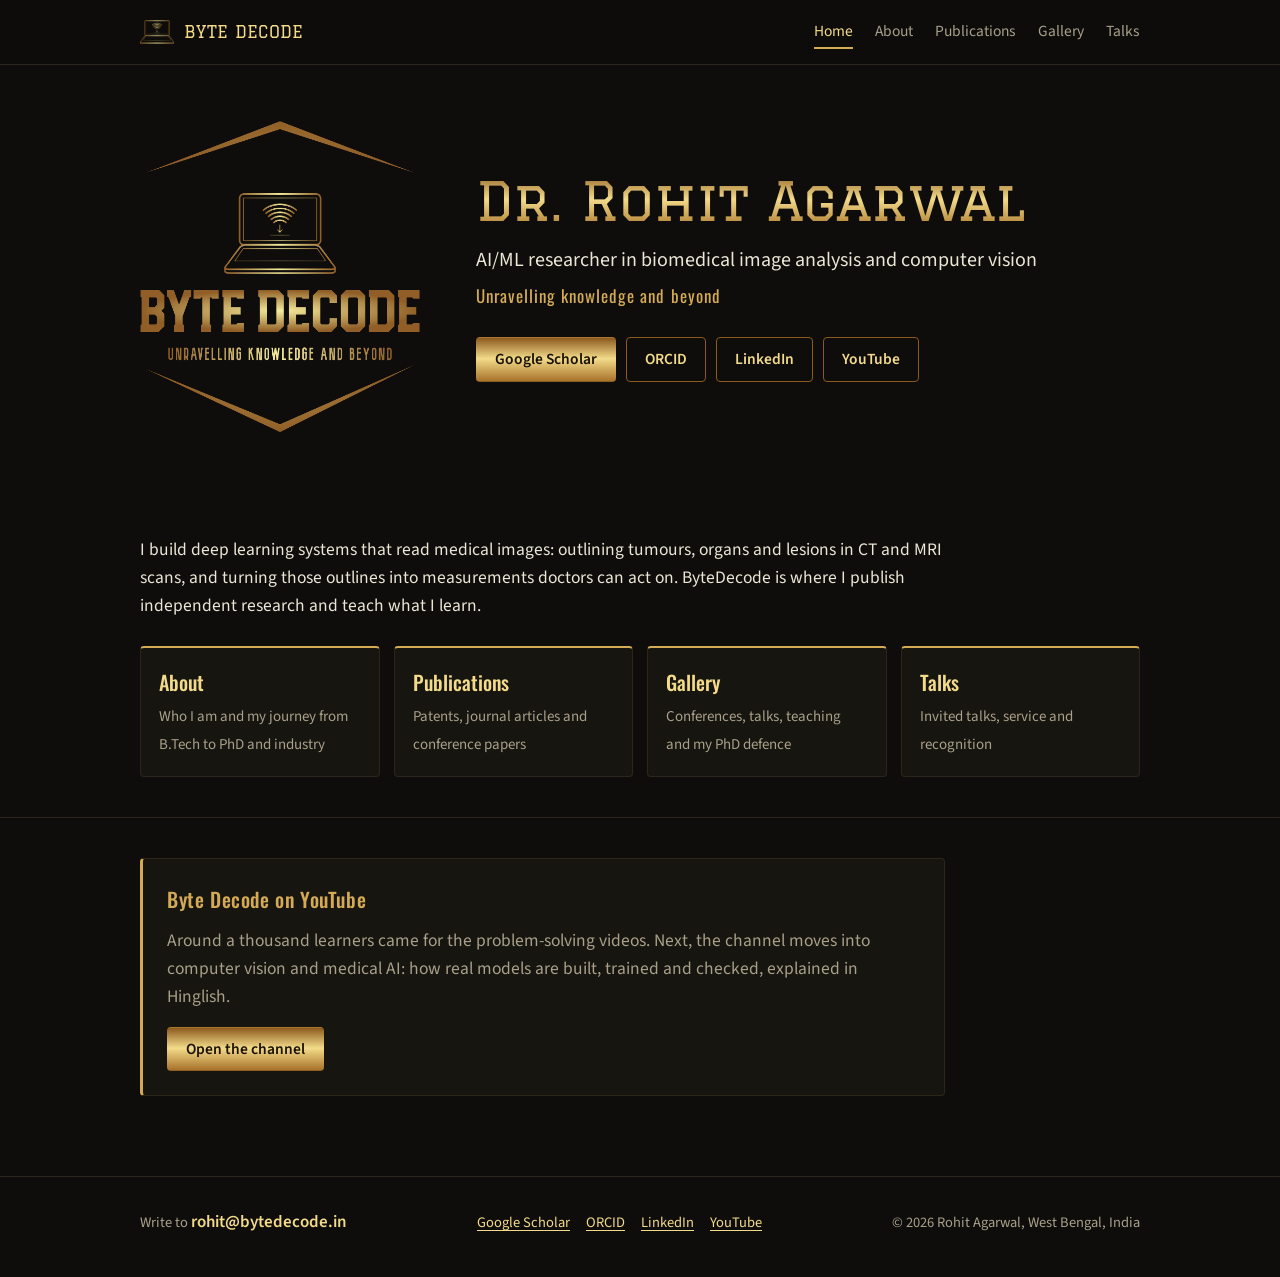
<file: index.html>
<!doctype html>
<html lang="en">
<head>
<meta charset="utf-8">
<meta name="viewport" content="width=device-width, initial-scale=1">
<title>Dr. Rohit Agarwal | ByteDecode</title>
<meta name="description" content="Dr. Rohit Agarwal: AI/ML researcher in biomedical image analysis and computer vision. Publications, patents, talks and teaching under ByteDecode.">
<meta property="og:title" content="Dr. Rohit Agarwal | ByteDecode">
<meta property="og:description" content="Dr. Rohit Agarwal: AI/ML researcher in biomedical image analysis and computer vision. Publications, patents, talks and teaching under ByteDecode.">
<meta property="og:image" content="https://www.bytedecode.in/logo.png">
<meta property="og:type" content="website">
<link rel="icon" type="image/png" href="mark.png">
<link rel="preconnect" href="https://fonts.googleapis.com">
<link rel="preconnect" href="https://fonts.gstatic.com" crossorigin>
<link href="https://fonts.googleapis.com/css2?family=Graduate&family=Oswald:wght@400;500&family=Source+Sans+3:wght@400;600;700&display=swap" rel="stylesheet">
<link rel="stylesheet" href="style.css?v=3">
</head>
<body>
<header class="site">
  <div class="wrap">
    <a class="brand" href="index.html"><img src="mark.png" alt="" width="34" height="25"><span>BYTE DECODE</span></a>
    <button class="menu-btn" aria-expanded="false" aria-controls="menu">Menu</button>
    <nav id="menu" aria-label="Main">
      <a href="index.html" aria-current="page">Home</a>
      <a href="about.html">About</a>
      <a href="publications.html">Publications</a>
      <a href="gallery.html">Gallery</a>
      <a href="talks.html">Talks</a>
    </nav>
  </div>
</header>
<main>
  <div class="hero">
    <div class="wrap">
      <img class="hero-logo" src="logo.png" alt="Byte Decode logo: Unravelling knowledge and beyond" width="540" height="599">
      <div>
        <h1>Dr. Rohit Agarwal</h1>
        <p class="role">AI/ML researcher in biomedical image analysis and computer vision</p>
        <p class="tagline">Unravelling knowledge and beyond</p>
        <div class="links">
          <a class="btn solid" href="https://scholar.google.com/citations?user=AT3e8pMAAAAJ&amp;hl=en" target="_blank" rel="noopener">Google Scholar</a>
          <a class="btn" href="https://orcid.org/0000-0002-0441-9971" target="_blank" rel="noopener">ORCID</a>
          <a class="btn" href="https://www.linkedin.com/in/rohitagarwal08/" target="_blank" rel="noopener">LinkedIn</a>
          <a class="btn" href="https://www.youtube.com/@byte_decode" target="_blank" rel="noopener">YouTube</a>
        </div>
      </div>
    </div>
  </div>
  <section>
    <div class="wrap">
      <p>I build deep learning systems that read medical images: outlining tumours, organs and lesions in CT and MRI scans, and turning those outlines into measurements doctors can act on. ByteDecode is where I publish independent research and teach what I learn.</p>
      <div class="tiles" style="margin-top:26px">
        <a class="tile" href="about.html"><b>About</b><span>Who I am and my journey from B.Tech to PhD and industry</span></a>
        <a class="tile" href="publications.html"><b>Publications</b><span>Patents, journal articles and conference papers</span></a>
        <a class="tile" href="gallery.html"><b>Gallery</b><span>Conferences, talks, teaching and my PhD defence</span></a>
        <a class="tile" href="talks.html"><b>Talks</b><span>Invited talks, service and recognition</span></a>
      </div>
    </div>
  </section>
  <section>
    <div class="wrap">
      <div class="card">
        <h3>Byte Decode on YouTube</h3>
        <p>Around a thousand learners came for the problem-solving videos. Next, the channel moves into computer vision and medical AI: how real models are built, trained and checked, explained in Hinglish.</p>
        <a class="btn solid" href="https://www.youtube.com/@byte_decode" target="_blank" rel="noopener">Open the channel</a>
      </div>
    </div>
  </section>
</main>
<footer>
  <div class="wrap">
    <div class="contact">Write to <a href="mailto:rohit@bytedecode.in">rohit@bytedecode.in</a></div>
    <div class="flinks">
      <a href="https://scholar.google.com/citations?user=AT3e8pMAAAAJ&amp;hl=en" target="_blank" rel="noopener">Google Scholar</a>
      <a href="https://orcid.org/0000-0002-0441-9971" target="_blank" rel="noopener">ORCID</a>
      <a href="https://www.linkedin.com/in/rohitagarwal08/" target="_blank" rel="noopener">LinkedIn</a>
      <a href="https://www.youtube.com/@byte_decode" target="_blank" rel="noopener">YouTube</a>
    </div>
    <div>&copy; 2026 Rohit Agarwal, West Bengal, India</div>
  </div>
</footer>
<script>
(function () {
  var b = document.querySelector(".menu-btn"), n = document.getElementById("menu");
  b.addEventListener("click", function () {
    var o = n.classList.toggle("open"); b.setAttribute("aria-expanded", o);
  });
})();
</script>

</body>
</html>
</file>
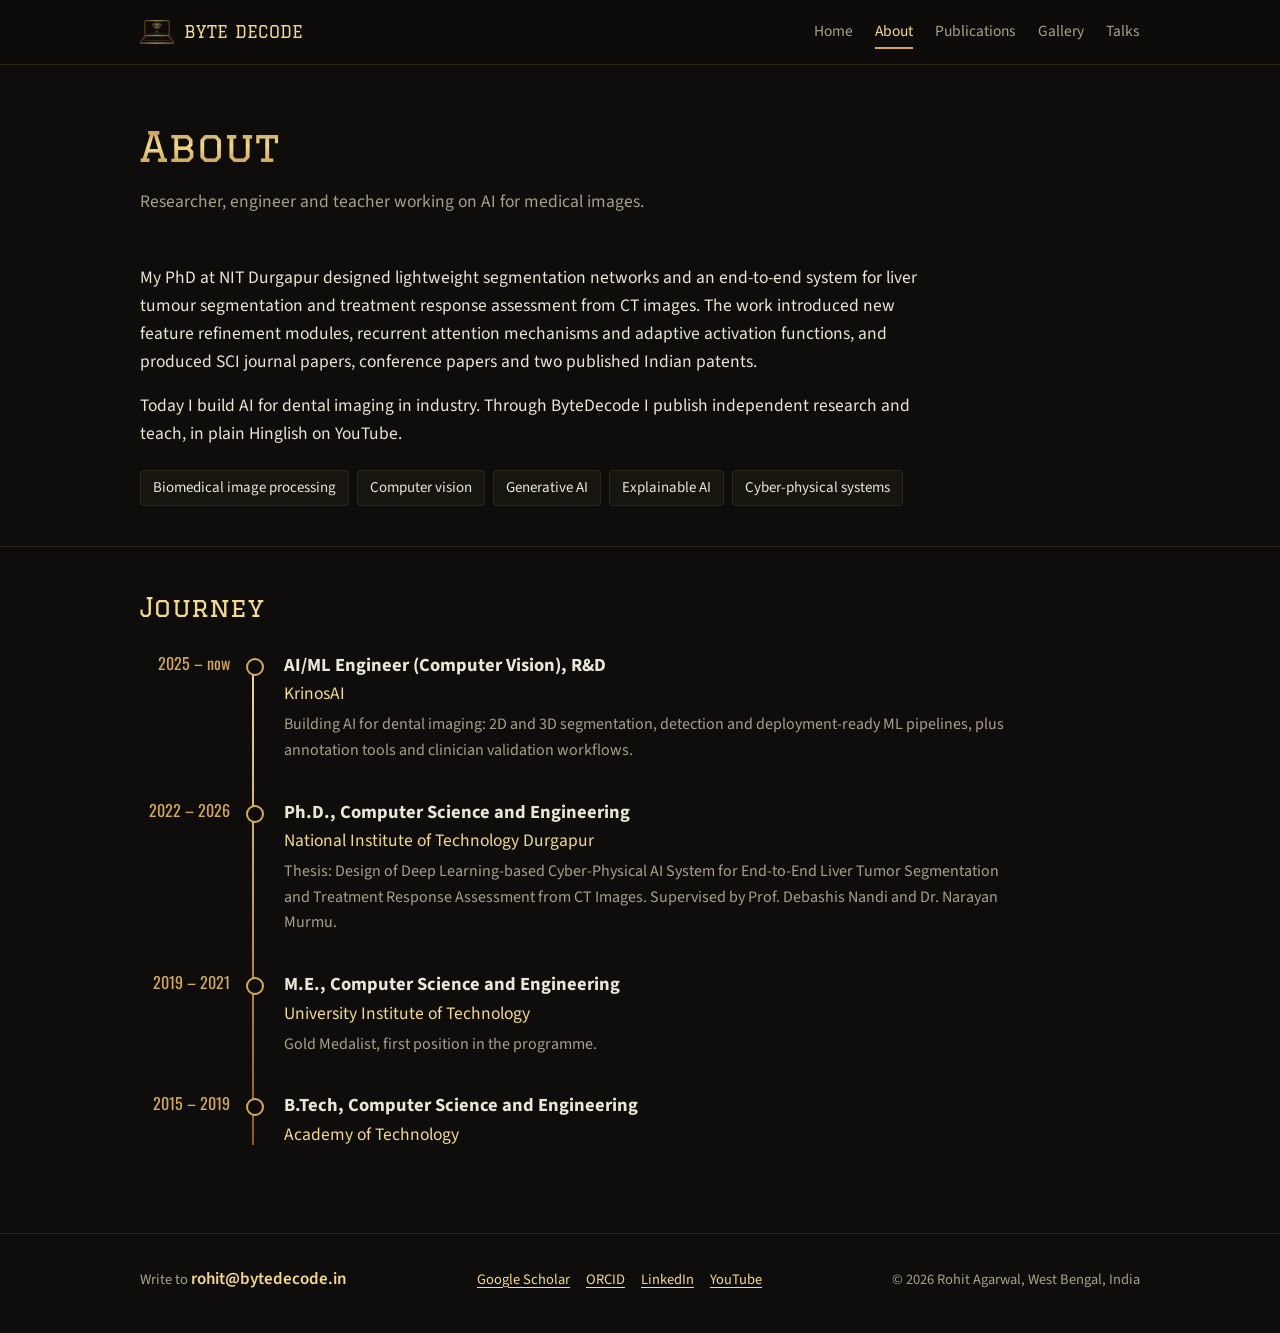
<file: about.html>
<!doctype html>
<html lang="en">
<head>
<meta charset="utf-8">
<meta name="viewport" content="width=device-width, initial-scale=1">
<title>About | Dr. Rohit Agarwal</title>
<meta name="description" content="About Dr. Rohit Agarwal: PhD from NIT Durgapur, AI/ML engineer in medical imaging, and founder of ByteDecode.">
<meta property="og:title" content="About | Dr. Rohit Agarwal">
<meta property="og:description" content="About Dr. Rohit Agarwal: PhD from NIT Durgapur, AI/ML engineer in medical imaging, and founder of ByteDecode.">
<meta property="og:image" content="https://www.bytedecode.in/logo.png">
<meta property="og:type" content="website">
<link rel="icon" type="image/png" href="mark.png">
<link rel="preconnect" href="https://fonts.googleapis.com">
<link rel="preconnect" href="https://fonts.gstatic.com" crossorigin>
<link href="https://fonts.googleapis.com/css2?family=Graduate&family=Oswald:wght@400;500&family=Source+Sans+3:wght@400;600;700&display=swap" rel="stylesheet">
<link rel="stylesheet" href="style.css?v=3">
</head>
<body>
<header class="site">
  <div class="wrap">
    <a class="brand" href="index.html"><img src="mark.png" alt="" width="34" height="25"><span>BYTE DECODE</span></a>
    <button class="menu-btn" aria-expanded="false" aria-controls="menu">Menu</button>
    <nav id="menu" aria-label="Main">
      <a href="index.html">Home</a>
      <a href="about.html" aria-current="page">About</a>
      <a href="publications.html">Publications</a>
      <a href="gallery.html">Gallery</a>
      <a href="talks.html">Talks</a>
    </nav>
  </div>
</header>
<main>
  <div class="page-head"><div class="wrap">
    <h1 class="page">About</h1>
    <p class="lead">Researcher, engineer and teacher working on AI for medical images.</p>
  </div></div>
  <section>
    <div class="wrap">
      <p>My PhD at NIT Durgapur designed lightweight segmentation networks and an end-to-end system for liver tumour segmentation and treatment response assessment from CT images. The work introduced new feature refinement modules, recurrent attention mechanisms and adaptive activation functions, and produced SCI journal papers, conference papers and two published Indian patents.</p>
      <p>Today I build AI for dental imaging in industry. Through ByteDecode I publish independent research and teach, in plain Hinglish on YouTube.</p>
      <ul class="interests" aria-label="Research interests">
        <li>Biomedical image processing</li>
        <li>Computer vision</li>
        <li>Generative AI</li>
        <li>Explainable AI</li>
        <li>Cyber-physical systems</li>
      </ul>
    </div>
  </section>
  <section>
    <div class="wrap">
      <h2>Journey</h2>
      <ol class="timeline">
        <li>
          <div class="when">2025 – now</div>
          <div class="what">
            <div class="title">AI/ML Engineer (Computer Vision), R&amp;D</div>
            <div class="place">KrinosAI</div>
            <p>Building AI for dental imaging: 2D and 3D segmentation, detection and deployment-ready ML pipelines, plus annotation tools and clinician validation workflows.</p>
          </div>
        </li>
        <li>
          <div class="when">2022 – 2026</div>
          <div class="what">
            <div class="title">Ph.D., Computer Science and Engineering</div>
            <div class="place">National Institute of Technology Durgapur</div>
            <p>Thesis: Design of Deep Learning-based Cyber-Physical AI System for End-to-End Liver Tumor Segmentation and Treatment Response Assessment from CT Images. Supervised by Prof. Debashis Nandi and Dr. Narayan Murmu.</p>
          </div>
        </li>
        <li>
          <div class="when">2019 – 2021</div>
          <div class="what">
            <div class="title">M.E., Computer Science and Engineering</div>
            <div class="place">University Institute of Technology</div>
            <p>Gold Medalist, first position in the programme.</p>
          </div>
        </li>
        <li>
          <div class="when">2015 – 2019</div>
          <div class="what">
            <div class="title">B.Tech, Computer Science and Engineering</div>
            <div class="place">Academy of Technology</div>
          </div>
        </li>
      </ol>
    </div>
  </section>
</main>
<footer>
  <div class="wrap">
    <div class="contact">Write to <a href="mailto:rohit@bytedecode.in">rohit@bytedecode.in</a></div>
    <div class="flinks">
      <a href="https://scholar.google.com/citations?user=AT3e8pMAAAAJ&amp;hl=en" target="_blank" rel="noopener">Google Scholar</a>
      <a href="https://orcid.org/0000-0002-0441-9971" target="_blank" rel="noopener">ORCID</a>
      <a href="https://www.linkedin.com/in/rohitagarwal08/" target="_blank" rel="noopener">LinkedIn</a>
      <a href="https://www.youtube.com/@byte_decode" target="_blank" rel="noopener">YouTube</a>
    </div>
    <div>&copy; 2026 Rohit Agarwal, West Bengal, India</div>
  </div>
</footer>
<script>
(function () {
  var b = document.querySelector(".menu-btn"), n = document.getElementById("menu");
  b.addEventListener("click", function () {
    var o = n.classList.toggle("open"); b.setAttribute("aria-expanded", o);
  });
})();
</script>

</body>
</html>
</file>
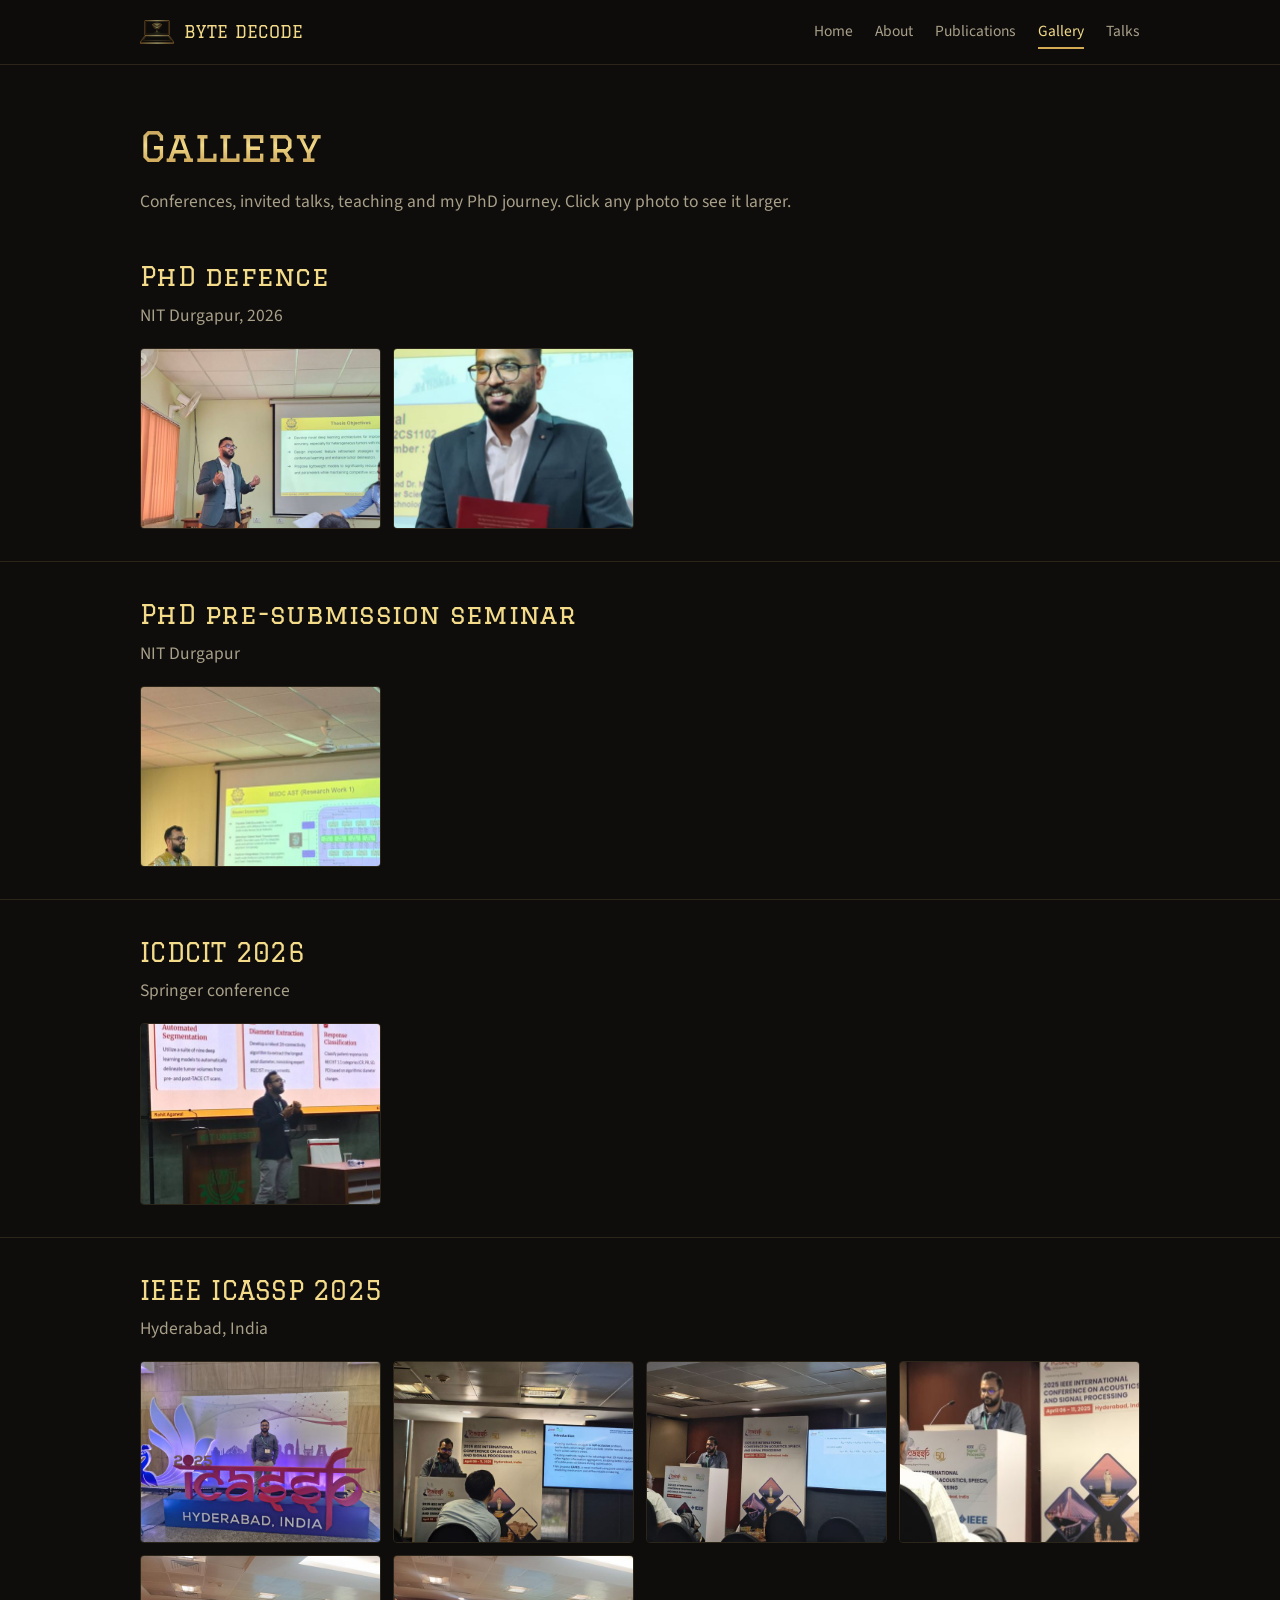
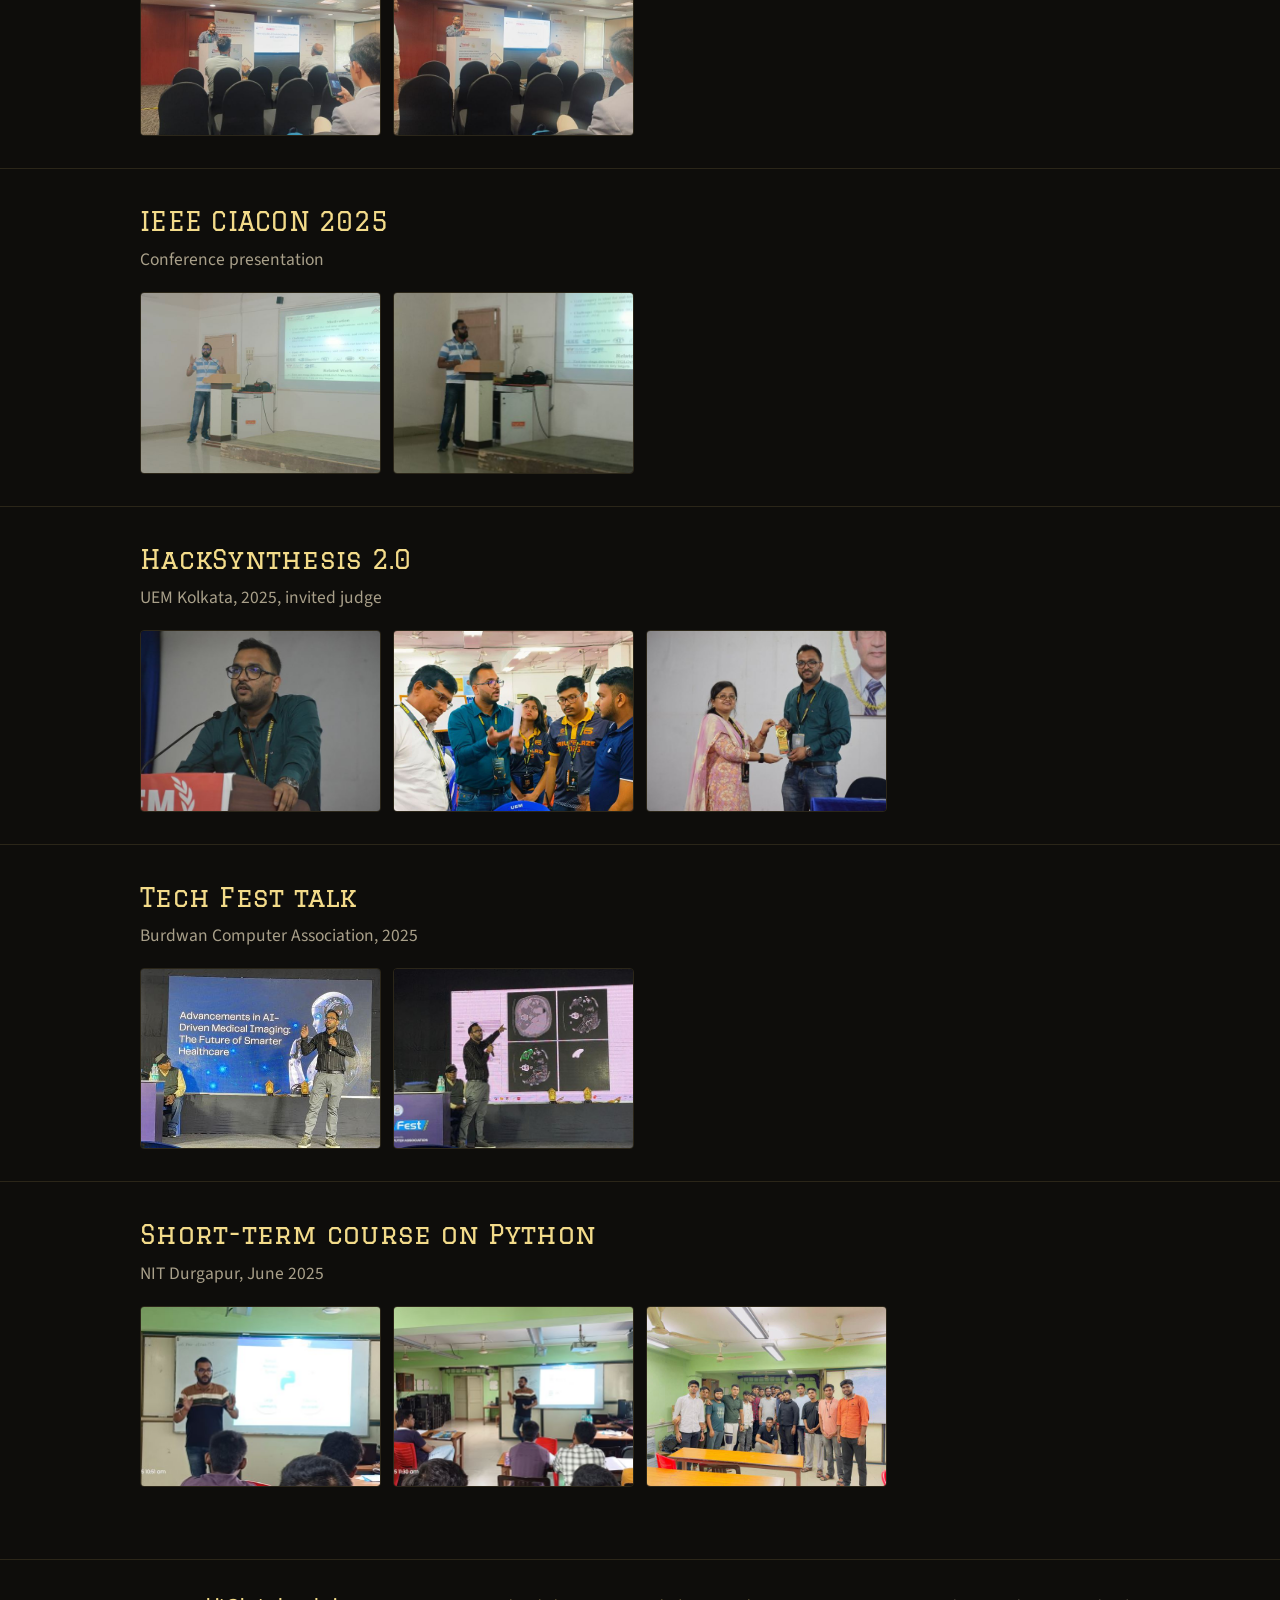
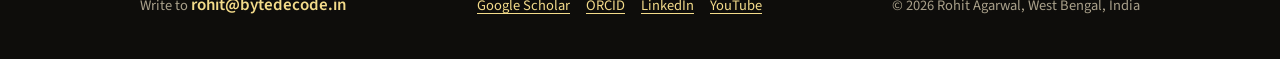
<file: gallery.html>
<!doctype html>
<html lang="en">
<head>
<meta charset="utf-8">
<meta name="viewport" content="width=device-width, initial-scale=1">
<title>Gallery | Dr. Rohit Agarwal</title>
<meta name="description" content="Photos from conferences, invited talks, teaching and the PhD journey of Dr. Rohit Agarwal.">
<meta property="og:title" content="Gallery | Dr. Rohit Agarwal">
<meta property="og:description" content="Photos from conferences, invited talks, teaching and the PhD journey of Dr. Rohit Agarwal.">
<meta property="og:image" content="https://www.bytedecode.in/logo.png">
<meta property="og:type" content="website">
<link rel="icon" type="image/png" href="mark.png">
<link rel="preconnect" href="https://fonts.googleapis.com">
<link rel="preconnect" href="https://fonts.gstatic.com" crossorigin>
<link href="https://fonts.googleapis.com/css2?family=Graduate&family=Oswald:wght@400;500&family=Source+Sans+3:wght@400;600;700&display=swap" rel="stylesheet">
<link rel="stylesheet" href="style.css?v=3">
</head>
<body>
<header class="site">
  <div class="wrap">
    <a class="brand" href="index.html"><img src="mark.png" alt="" width="34" height="25"><span>BYTE DECODE</span></a>
    <button class="menu-btn" aria-expanded="false" aria-controls="menu">Menu</button>
    <nav id="menu" aria-label="Main">
      <a href="index.html">Home</a>
      <a href="about.html">About</a>
      <a href="publications.html">Publications</a>
      <a href="gallery.html" aria-current="page">Gallery</a>
      <a href="talks.html">Talks</a>
    </nav>
  </div>
</header>
<main>
  <div class="page-head"><div class="wrap">
    <h1 class="page">Gallery</h1>
    <p class="lead">Conferences, invited talks, teaching and my PhD journey. Click any photo to see it larger.</p>
  </div></div>
  <section class="event"><div class="wrap">
      <h2>PhD defence</h2>
      <p class="meta">NIT Durgapur, 2026</p>
      <div class="grid">
        <button data-full="photos/defense1.jpg" data-cap="PhD defence: Defending my PhD thesis"><img src="photos/defense1-t.jpg" alt="Defending my PhD thesis" loading="lazy"></button>
        <button data-full="photos/defense2.jpg" data-cap="PhD defence: With my PhD thesis"><img src="photos/defense2-t.jpg" alt="With my PhD thesis" loading="lazy"></button>
      </div>
  </div></section>
  <section class="event"><div class="wrap">
      <h2>PhD pre-submission seminar</h2>
      <p class="meta">NIT Durgapur</p>
      <div class="grid">
        <button data-full="photos/pre-submission.jpg" data-cap="PhD pre-submission seminar: Presenting my research work before thesis submission"><img src="photos/pre-submission-t.jpg" alt="Presenting my research work before thesis submission" loading="lazy"></button>
      </div>
  </div></section>
  <section class="event"><div class="wrap">
      <h2>ICDCIT 2026</h2>
      <p class="meta">Springer conference</p>
      <div class="grid">
        <button data-full="photos/icdcit.jpg" data-cap="ICDCIT 2026: Presenting automated RECIST 1.1 classification"><img src="photos/icdcit-t.jpg" alt="Presenting automated RECIST 1.1 classification" loading="lazy"></button>
      </div>
  </div></section>
  <section class="event"><div class="wrap">
      <h2>IEEE ICASSP 2025</h2>
      <p class="meta">Hyderabad, India</p>
      <div class="grid">
        <button data-full="photos/icassp6.jpg" data-cap="IEEE ICASSP 2025: At ICASSP 2025, Hyderabad"><img src="photos/icassp6-t.jpg" alt="At ICASSP 2025, Hyderabad" loading="lazy"></button>
        <button data-full="photos/icassp5.jpg" data-cap="IEEE ICASSP 2025: Presenting at ICASSP 2025"><img src="photos/icassp5-t.jpg" alt="Presenting at ICASSP 2025" loading="lazy"></button>
        <button data-full="photos/icassp3.jpg" data-cap="IEEE ICASSP 2025: Presenting at ICASSP 2025"><img src="photos/icassp3-t.jpg" alt="Presenting at ICASSP 2025" loading="lazy"></button>
        <button data-full="photos/icassp2.jpg" data-cap="IEEE ICASSP 2025: At the podium, ICASSP 2025"><img src="photos/icassp2-t.jpg" alt="At the podium, ICASSP 2025" loading="lazy"></button>
        <button data-full="photos/icassp1.jpg" data-cap="IEEE ICASSP 2025: Paper session, ICASSP 2025"><img src="photos/icassp1-t.jpg" alt="Paper session, ICASSP 2025" loading="lazy"></button>
        <button data-full="photos/icassp4.jpg" data-cap="IEEE ICASSP 2025: Paper session, ICASSP 2025"><img src="photos/icassp4-t.jpg" alt="Paper session, ICASSP 2025" loading="lazy"></button>
      </div>
  </div></section>
  <section class="event"><div class="wrap">
      <h2>IEEE CIACON 2025</h2>
      <p class="meta">Conference presentation</p>
      <div class="grid">
        <button data-full="photos/ciacon2.jpg" data-cap="IEEE CIACON 2025: Presenting at IEEE CIACON 2025"><img src="photos/ciacon2-t.jpg" alt="Presenting at IEEE CIACON 2025" loading="lazy"></button>
        <button data-full="photos/ciacon1.jpg" data-cap="IEEE CIACON 2025: Presenting at IEEE CIACON 2025"><img src="photos/ciacon1-t.jpg" alt="Presenting at IEEE CIACON 2025" loading="lazy"></button>
      </div>
  </div></section>
  <section class="event"><div class="wrap">
      <h2>HackSynthesis 2.0</h2>
      <p class="meta">UEM Kolkata, 2025, invited judge</p>
      <div class="grid">
        <button data-full="photos/hackathon1.jpg" data-cap="HackSynthesis 2.0: Addressing participants"><img src="photos/hackathon1-t.jpg" alt="Addressing participants" loading="lazy"></button>
        <button data-full="photos/hackathon3.jpg" data-cap="HackSynthesis 2.0: Judging a team's project"><img src="photos/hackathon3-t.jpg" alt="Judging a team's project" loading="lazy"></button>
        <button data-full="photos/hackathon2.jpg" data-cap="HackSynthesis 2.0: Receiving a memento as judge"><img src="photos/hackathon2-t.jpg" alt="Receiving a memento as judge" loading="lazy"></button>
      </div>
  </div></section>
  <section class="event"><div class="wrap">
      <h2>Tech Fest talk</h2>
      <p class="meta">Burdwan Computer Association, 2025</p>
      <div class="grid">
        <button data-full="photos/seminar1.jpg" data-cap="Tech Fest talk: Advancements in AI-driven medical imaging: the future of smarter healthcare"><img src="photos/seminar1-t.jpg" alt="Advancements in AI-driven medical imaging: the future of smarter healthcare" loading="lazy"></button>
        <button data-full="photos/seminar2.jpg" data-cap="Tech Fest talk: Explaining medical image segmentation"><img src="photos/seminar2-t.jpg" alt="Explaining medical image segmentation" loading="lazy"></button>
      </div>
  </div></section>
  <section class="event"><div class="wrap">
      <h2>Short-term course on Python</h2>
      <p class="meta">NIT Durgapur, June 2025</p>
      <div class="grid">
        <button data-full="photos/stc2.jpg" data-cap="Short-term course on Python: Teaching a lab session"><img src="photos/stc2-t.jpg" alt="Teaching a lab session" loading="lazy"></button>
        <button data-full="photos/stc3.jpg" data-cap="Short-term course on Python: Lab session in progress"><img src="photos/stc3-t.jpg" alt="Lab session in progress" loading="lazy"></button>
        <button data-full="photos/stc1.jpg" data-cap="Short-term course on Python: With course participants"><img src="photos/stc1-t.jpg" alt="With course participants" loading="lazy"></button>
      </div>
  </div></section>
  <div class="lightbox" role="dialog" aria-modal="true" aria-label="Photo viewer">
    <button class="lb-close">Close</button>
    <button class="lb-prev">Previous</button>
    <img alt="">
    <button class="lb-next">Next</button>
    <div class="cap"></div>
  </div>
</main>
<footer>
  <div class="wrap">
    <div class="contact">Write to <a href="mailto:rohit@bytedecode.in">rohit@bytedecode.in</a></div>
    <div class="flinks">
      <a href="https://scholar.google.com/citations?user=AT3e8pMAAAAJ&amp;hl=en" target="_blank" rel="noopener">Google Scholar</a>
      <a href="https://orcid.org/0000-0002-0441-9971" target="_blank" rel="noopener">ORCID</a>
      <a href="https://www.linkedin.com/in/rohitagarwal08/" target="_blank" rel="noopener">LinkedIn</a>
      <a href="https://www.youtube.com/@byte_decode" target="_blank" rel="noopener">YouTube</a>
    </div>
    <div>&copy; 2026 Rohit Agarwal, West Bengal, India</div>
  </div>
</footer>
<script>
(function () {
  var b = document.querySelector(".menu-btn"), n = document.getElementById("menu");
  b.addEventListener("click", function () {
    var o = n.classList.toggle("open"); b.setAttribute("aria-expanded", o);
  });
})();
</script>
<script>
(function () {
  var items = Array.prototype.slice.call(document.querySelectorAll(".grid button"));
  var lb = document.querySelector(".lightbox"), img = lb.querySelector("img"), cap = lb.querySelector(".cap");
  var i = 0, last = null;
  function show(k) { i = (k + items.length) % items.length; img.src = items[i].dataset.full; img.alt = items[i].dataset.cap; cap.textContent = items[i].dataset.cap; }
  function open(k) { last = document.activeElement; show(k); lb.classList.add("open"); lb.querySelector(".lb-close").focus(); }
  function close() { lb.classList.remove("open"); img.src = ""; if (last) last.focus(); }
  items.forEach(function (b, k) { b.addEventListener("click", function () { open(k); }); });
  lb.querySelector(".lb-close").onclick = close;
  lb.querySelector(".lb-prev").onclick = function () { show(i - 1); };
  lb.querySelector(".lb-next").onclick = function () { show(i + 1); };
  lb.addEventListener("click", function (e) { if (e.target === lb) close(); });
  document.addEventListener("keydown", function (e) {
    if (!lb.classList.contains("open")) return;
    if (e.key === "Escape") close();
    if (e.key === "ArrowLeft") show(i - 1);
    if (e.key === "ArrowRight") show(i + 1);
  });
})();
</script>
</body>
</html>
</file>
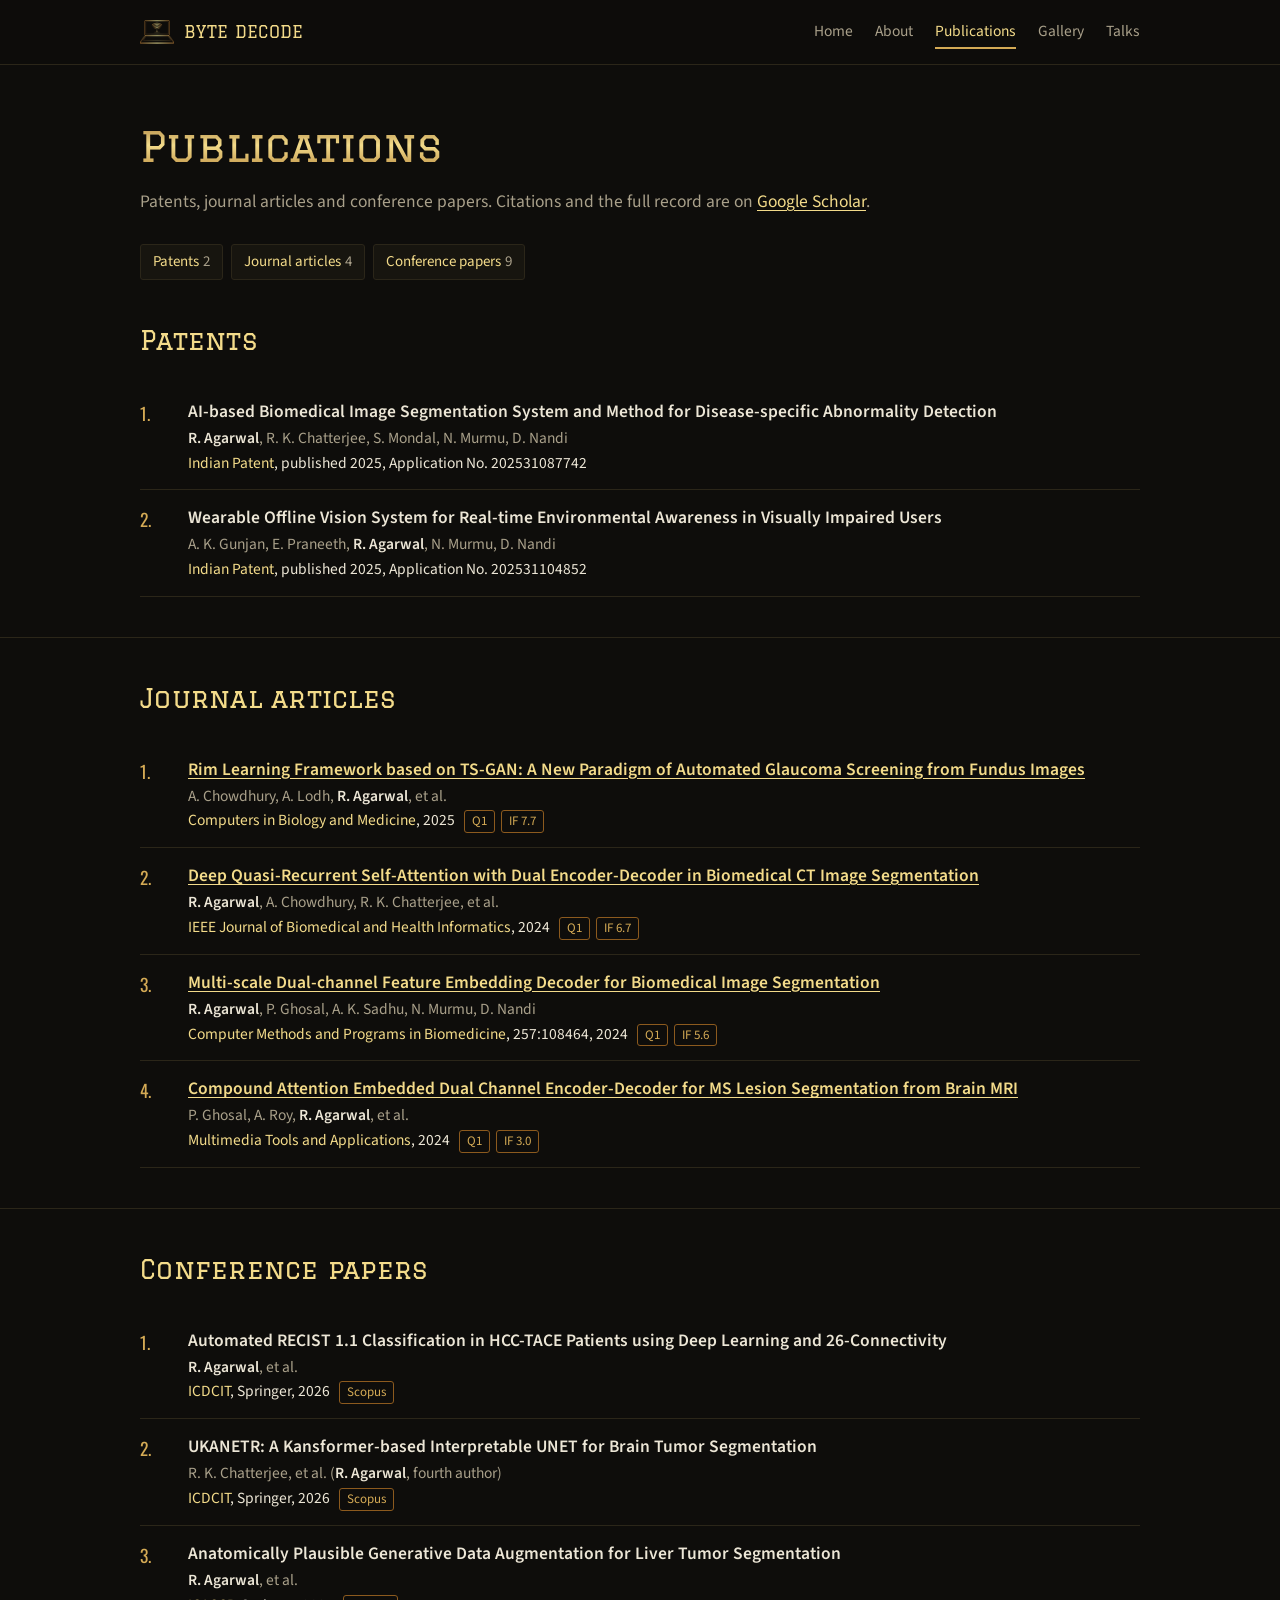
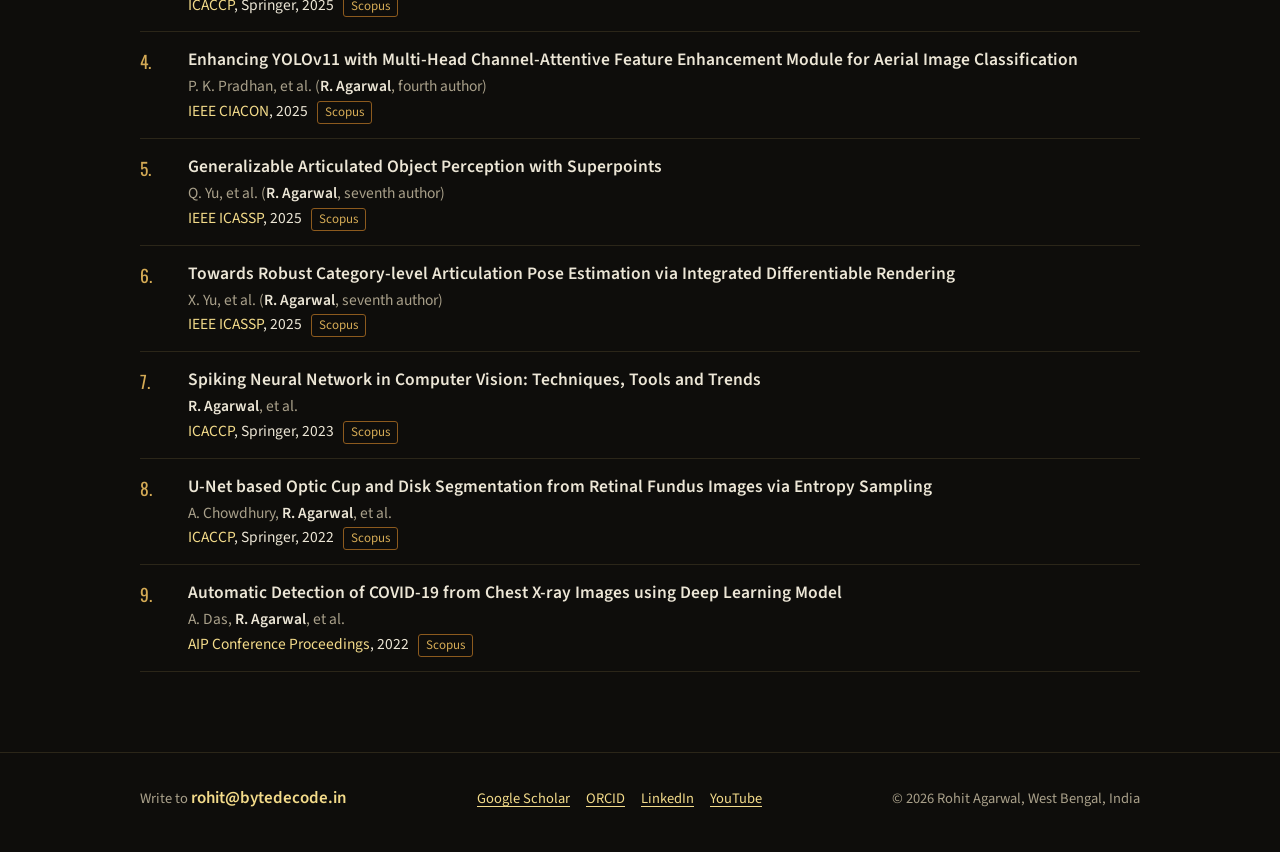
<file: publications.html>
<!doctype html>
<html lang="en">
<head>
<meta charset="utf-8">
<meta name="viewport" content="width=device-width, initial-scale=1">
<title>Publications | Dr. Rohit Agarwal</title>
<meta name="description" content="Patents, journal articles and conference papers by Dr. Rohit Agarwal.">
<meta property="og:title" content="Publications | Dr. Rohit Agarwal">
<meta property="og:description" content="Patents, journal articles and conference papers by Dr. Rohit Agarwal.">
<meta property="og:image" content="https://www.bytedecode.in/logo.png">
<meta property="og:type" content="website">
<link rel="icon" type="image/png" href="mark.png">
<link rel="preconnect" href="https://fonts.googleapis.com">
<link rel="preconnect" href="https://fonts.gstatic.com" crossorigin>
<link href="https://fonts.googleapis.com/css2?family=Graduate&family=Oswald:wght@400;500&family=Source+Sans+3:wght@400;600;700&display=swap" rel="stylesheet">
<link rel="stylesheet" href="style.css?v=3">
</head>
<body>
<header class="site">
  <div class="wrap">
    <a class="brand" href="index.html"><img src="mark.png" alt="" width="34" height="25"><span>BYTE DECODE</span></a>
    <button class="menu-btn" aria-expanded="false" aria-controls="menu">Menu</button>
    <nav id="menu" aria-label="Main">
      <a href="index.html">Home</a>
      <a href="about.html">About</a>
      <a href="publications.html" aria-current="page">Publications</a>
      <a href="gallery.html">Gallery</a>
      <a href="talks.html">Talks</a>
    </nav>
  </div>
</header>
<main>
  <div class="page-head"><div class="wrap">
    <h1 class="page">Publications</h1>
    <p class="lead">Patents, journal articles and conference papers. Citations and the full record are on <a href="https://scholar.google.com/citations?user=AT3e8pMAAAAJ&amp;hl=en" target="_blank" rel="noopener">Google Scholar</a>.</p>
  </div></div>
  <div class="wrap">
    <div class="jump">
      <a href="#patents">Patents<span>2</span></a>
      <a href="#journals">Journal articles<span>4</span></a>
      <a href="#conferences">Conference papers<span>9</span></a>
    </div>
  </div>
  <section id="patents"><div class="wrap">
      <h2>Patents</h2>
      <ol class="pubs">
        <li><div>
          <div class="t">AI-based Biomedical Image Segmentation System and Method for Disease-specific Abnormality Detection</div>
          <div class="a"><b>R. Agarwal</b>, R. K. Chatterjee, S. Mondal, N. Murmu, D. Nandi</div>
          <div class="v"><i>Indian Patent</i>, published 2025, Application No. 202531087742</div>
        </div></li>
        <li><div>
          <div class="t">Wearable Offline Vision System for Real-time Environmental Awareness in Visually Impaired Users</div>
          <div class="a">A. K. Gunjan, E. Praneeth, <b>R. Agarwal</b>, N. Murmu, D. Nandi</div>
          <div class="v"><i>Indian Patent</i>, published 2025, Application No. 202531104852</div>
        </div></li>
      </ol>
  </div></section>
  <section id="journals"><div class="wrap">
      <h2>Journal articles</h2>
      <ol class="pubs">
        <li><div>
          <div class="t"><a href="https://doi.org/10.1016/j.compbiomed.2025.109752" target="_blank" rel="noopener">Rim Learning Framework based on TS-GAN: A New Paradigm of Automated Glaucoma Screening from Fundus Images</a></div>
          <div class="a">A. Chowdhury, A. Lodh, <b>R. Agarwal</b>, et al.</div>
          <div class="v"><i>Computers in Biology and Medicine</i>, 2025 <span class="tag">Q1</span><span class="tag">IF 7.7</span></div>
        </div></li>
        <li><div>
          <div class="t"><a href="https://doi.org/10.1109/JBHI.2024.3447689" target="_blank" rel="noopener">Deep Quasi-Recurrent Self-Attention with Dual Encoder-Decoder in Biomedical CT Image Segmentation</a></div>
          <div class="a"><b>R. Agarwal</b>, A. Chowdhury, R. K. Chatterjee, et al.</div>
          <div class="v"><i>IEEE Journal of Biomedical and Health Informatics</i>, 2024 <span class="tag">Q1</span><span class="tag">IF 6.7</span></div>
        </div></li>
        <li><div>
          <div class="t"><a href="https://doi.org/10.1016/j.cmpb.2024.108464" target="_blank" rel="noopener">Multi-scale Dual-channel Feature Embedding Decoder for Biomedical Image Segmentation</a></div>
          <div class="a"><b>R. Agarwal</b>, P. Ghosal, A. K. Sadhu, N. Murmu, D. Nandi</div>
          <div class="v"><i>Computer Methods and Programs in Biomedicine</i>, 257:108464, 2024 <span class="tag">Q1</span><span class="tag">IF 5.6</span></div>
        </div></li>
        <li><div>
          <div class="t"><a href="https://doi.org/10.1007/s11042-024-20416-3" target="_blank" rel="noopener">Compound Attention Embedded Dual Channel Encoder-Decoder for MS Lesion Segmentation from Brain MRI</a></div>
          <div class="a">P. Ghosal, A. Roy, <b>R. Agarwal</b>, et al.</div>
          <div class="v"><i>Multimedia Tools and Applications</i>, 2024 <span class="tag">Q1</span><span class="tag">IF 3.0</span></div>
        </div></li>
      </ol>
  </div></section>
  <section id="conferences"><div class="wrap">
      <h2>Conference papers</h2>
      <ol class="pubs">
        <li><div>
          <div class="t">Automated RECIST 1.1 Classification in HCC-TACE Patients using Deep Learning and 26-Connectivity</div>
          <div class="a"><b>R. Agarwal</b>, et al.</div>
          <div class="v"><i>ICDCIT</i>, Springer, 2026 <span class="tag">Scopus</span></div>
        </div></li>
        <li><div>
          <div class="t">UKANETR: A Kansformer-based Interpretable UNET for Brain Tumor Segmentation</div>
          <div class="a">R. K. Chatterjee, et al. (<b>R. Agarwal</b>, fourth author)</div>
          <div class="v"><i>ICDCIT</i>, Springer, 2026 <span class="tag">Scopus</span></div>
        </div></li>
        <li><div>
          <div class="t">Anatomically Plausible Generative Data Augmentation for Liver Tumor Segmentation</div>
          <div class="a"><b>R. Agarwal</b>, et al.</div>
          <div class="v"><i>ICACCP</i>, Springer, 2025 <span class="tag">Scopus</span></div>
        </div></li>
        <li><div>
          <div class="t">Enhancing YOLOv11 with Multi-Head Channel-Attentive Feature Enhancement Module for Aerial Image Classification</div>
          <div class="a">P. K. Pradhan, et al. (<b>R. Agarwal</b>, fourth author)</div>
          <div class="v"><i>IEEE CIACON</i>, 2025 <span class="tag">Scopus</span></div>
        </div></li>
        <li><div>
          <div class="t">Generalizable Articulated Object Perception with Superpoints</div>
          <div class="a">Q. Yu, et al. (<b>R. Agarwal</b>, seventh author)</div>
          <div class="v"><i>IEEE ICASSP</i>, 2025 <span class="tag">Scopus</span></div>
        </div></li>
        <li><div>
          <div class="t">Towards Robust Category-level Articulation Pose Estimation via Integrated Differentiable Rendering</div>
          <div class="a">X. Yu, et al. (<b>R. Agarwal</b>, seventh author)</div>
          <div class="v"><i>IEEE ICASSP</i>, 2025 <span class="tag">Scopus</span></div>
        </div></li>
        <li><div>
          <div class="t">Spiking Neural Network in Computer Vision: Techniques, Tools and Trends</div>
          <div class="a"><b>R. Agarwal</b>, et al.</div>
          <div class="v"><i>ICACCP</i>, Springer, 2023 <span class="tag">Scopus</span></div>
        </div></li>
        <li><div>
          <div class="t">U-Net based Optic Cup and Disk Segmentation from Retinal Fundus Images via Entropy Sampling</div>
          <div class="a">A. Chowdhury, <b>R. Agarwal</b>, et al.</div>
          <div class="v"><i>ICACCP</i>, Springer, 2022 <span class="tag">Scopus</span></div>
        </div></li>
        <li><div>
          <div class="t">Automatic Detection of COVID-19 from Chest X-ray Images using Deep Learning Model</div>
          <div class="a">A. Das, <b>R. Agarwal</b>, et al.</div>
          <div class="v"><i>AIP Conference Proceedings</i>, 2022 <span class="tag">Scopus</span></div>
        </div></li>
      </ol>
  </div></section>

</main>
<footer>
  <div class="wrap">
    <div class="contact">Write to <a href="mailto:rohit@bytedecode.in">rohit@bytedecode.in</a></div>
    <div class="flinks">
      <a href="https://scholar.google.com/citations?user=AT3e8pMAAAAJ&amp;hl=en" target="_blank" rel="noopener">Google Scholar</a>
      <a href="https://orcid.org/0000-0002-0441-9971" target="_blank" rel="noopener">ORCID</a>
      <a href="https://www.linkedin.com/in/rohitagarwal08/" target="_blank" rel="noopener">LinkedIn</a>
      <a href="https://www.youtube.com/@byte_decode" target="_blank" rel="noopener">YouTube</a>
    </div>
    <div>&copy; 2026 Rohit Agarwal, West Bengal, India</div>
  </div>
</footer>
<script>
(function () {
  var b = document.querySelector(".menu-btn"), n = document.getElementById("menu");
  b.addEventListener("click", function () {
    var o = n.classList.toggle("open"); b.setAttribute("aria-expanded", o);
  });
})();
</script>

</body>
</html>
</file>
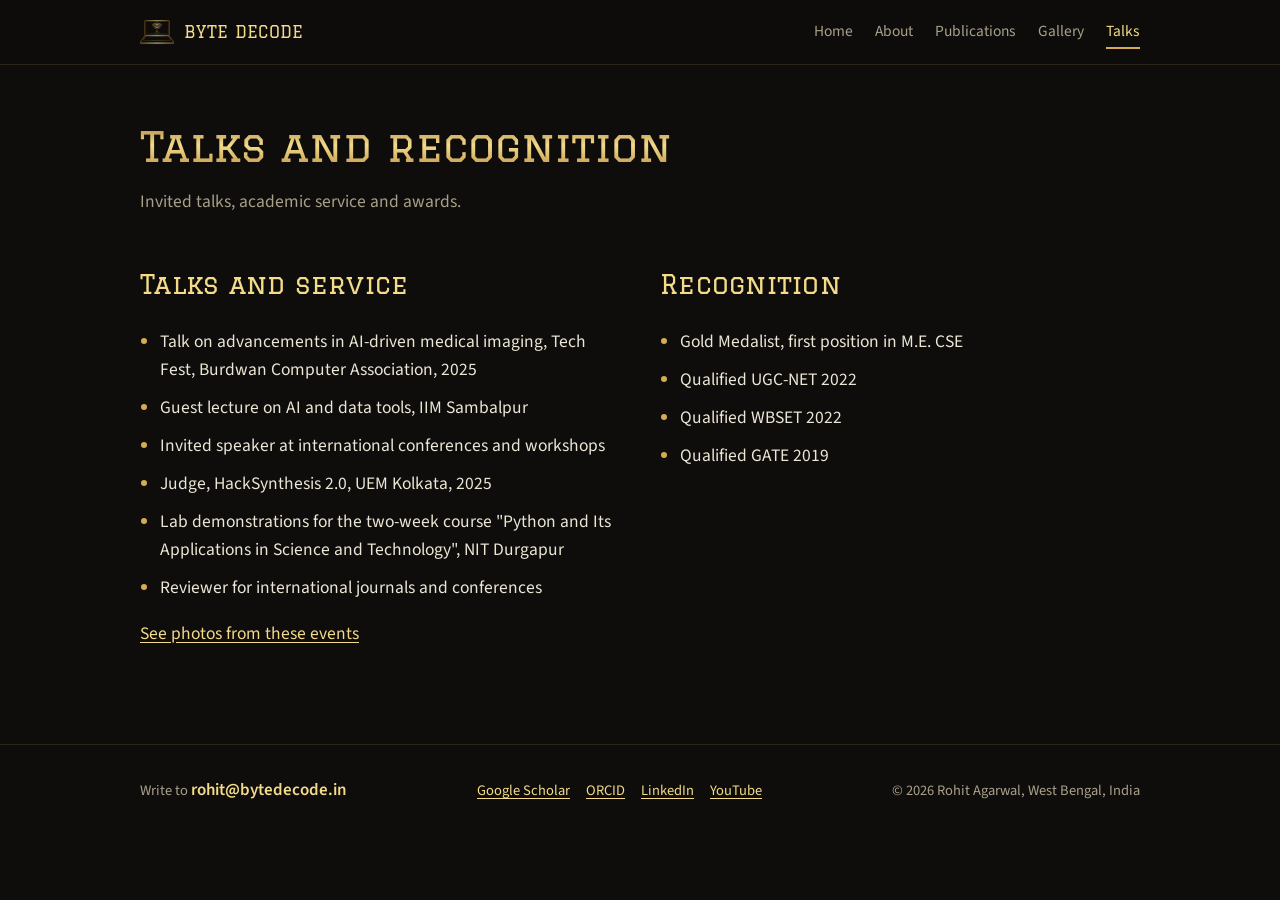
<file: talks.html>
<!doctype html>
<html lang="en">
<head>
<meta charset="utf-8">
<meta name="viewport" content="width=device-width, initial-scale=1">
<title>Talks | Dr. Rohit Agarwal</title>
<meta name="description" content="Invited talks, academic service and recognition of Dr. Rohit Agarwal.">
<meta property="og:title" content="Talks | Dr. Rohit Agarwal">
<meta property="og:description" content="Invited talks, academic service and recognition of Dr. Rohit Agarwal.">
<meta property="og:image" content="https://www.bytedecode.in/logo.png">
<meta property="og:type" content="website">
<link rel="icon" type="image/png" href="mark.png">
<link rel="preconnect" href="https://fonts.googleapis.com">
<link rel="preconnect" href="https://fonts.gstatic.com" crossorigin>
<link href="https://fonts.googleapis.com/css2?family=Graduate&family=Oswald:wght@400;500&family=Source+Sans+3:wght@400;600;700&display=swap" rel="stylesheet">
<link rel="stylesheet" href="style.css?v=3">
</head>
<body>
<header class="site">
  <div class="wrap">
    <a class="brand" href="index.html"><img src="mark.png" alt="" width="34" height="25"><span>BYTE DECODE</span></a>
    <button class="menu-btn" aria-expanded="false" aria-controls="menu">Menu</button>
    <nav id="menu" aria-label="Main">
      <a href="index.html">Home</a>
      <a href="about.html">About</a>
      <a href="publications.html">Publications</a>
      <a href="gallery.html">Gallery</a>
      <a href="talks.html" aria-current="page">Talks</a>
    </nav>
  </div>
</header>
<main>
  <div class="page-head"><div class="wrap">
    <h1 class="page">Talks and recognition</h1>
    <p class="lead">Invited talks, academic service and awards.</p>
  </div></div>
  <section>
    <div class="wrap two">
      <div>
        <h2>Talks and service</h2>
        <ul class="plain">
          <li>Talk on advancements in AI-driven medical imaging, Tech Fest, Burdwan Computer Association, 2025</li>
          <li>Guest lecture on AI and data tools, IIM Sambalpur</li>
          <li>Invited speaker at international conferences and workshops</li>
          <li>Judge, HackSynthesis 2.0, UEM Kolkata, 2025</li>
          <li>Lab demonstrations for the two-week course "Python and Its Applications in Science and Technology", NIT Durgapur</li>
          <li>Reviewer for international journals and conferences</li>
        </ul>
        <p style="margin-top:18px"><a href="gallery.html">See photos from these events</a></p>
      </div>
      <div>
        <h2>Recognition</h2>
        <ul class="plain">
          <li>Gold Medalist, first position in M.E. CSE</li>
          <li>Qualified UGC-NET 2022</li>
          <li>Qualified WBSET 2022</li>
          <li>Qualified GATE 2019</li>
        </ul>
      </div>
    </div>
  </section>
</main>
<footer>
  <div class="wrap">
    <div class="contact">Write to <a href="mailto:rohit@bytedecode.in">rohit@bytedecode.in</a></div>
    <div class="flinks">
      <a href="https://scholar.google.com/citations?user=AT3e8pMAAAAJ&amp;hl=en" target="_blank" rel="noopener">Google Scholar</a>
      <a href="https://orcid.org/0000-0002-0441-9971" target="_blank" rel="noopener">ORCID</a>
      <a href="https://www.linkedin.com/in/rohitagarwal08/" target="_blank" rel="noopener">LinkedIn</a>
      <a href="https://www.youtube.com/@byte_decode" target="_blank" rel="noopener">YouTube</a>
    </div>
    <div>&copy; 2026 Rohit Agarwal, West Bengal, India</div>
  </div>
</footer>
<script>
(function () {
  var b = document.querySelector(".menu-btn"), n = document.getElementById("menu");
  b.addEventListener("click", function () {
    var o = n.classList.toggle("open"); b.setAttribute("aria-expanded", o);
  });
})();
</script>

</body>
</html>
</file>
<file: style.css>
:root {
  --bg: #0E0D0B;
  --surface: #17150F;
  --line: #2B2619;
  --text: #ECE6D6;
  --muted: #A9A08A;
  --gold: #D4AA55;
  --gold-light: #F3DB8A;
  --gold-dark: #8C5A1E;
  --gold-grad: linear-gradient(180deg, #8C5A1E 0%, #F3DB8A 48%, #A8732A 100%);
  --display: "Graduate", Georgia, serif;
  --condensed: "Oswald", "Arial Narrow", sans-serif;
  --sans: "Source Sans 3", system-ui, sans-serif;
}
* { box-sizing: border-box; }
html { scroll-padding-top: 80px; }
body { margin: 0; background: var(--bg); color: var(--text); font-family: var(--sans); font-size: 17.5px; line-height: 1.6; -webkit-font-smoothing: antialiased; }
a { color: var(--gold-light); text-underline-offset: 3px; }
a:hover { color: #fff; }
a:focus-visible, button:focus-visible { outline: 2px solid var(--gold); outline-offset: 3px; border-radius: 3px; }
img { max-width: 100%; display: block; }
.wrap { max-width: 1040px; margin: 0 auto; padding: 0 20px; }

/* Header and menu */
header.site { position: sticky; top: 0; z-index: 10; background: rgba(14,13,11,.94); backdrop-filter: blur(6px); border-bottom: 1px solid var(--line); }
header.site .wrap { display: flex; align-items: center; justify-content: space-between; gap: 16px; min-height: 64px; flex-wrap: wrap; }
.brand { display: flex; align-items: center; gap: 10px; text-decoration: none; color: var(--gold-light); }
.brand img { width: 34px; height: auto; }
.brand span { font-family: var(--display); font-size: 17px; letter-spacing: .02em; }
nav { display: flex; gap: 22px; }
nav a { color: var(--muted); text-decoration: none; font-size: 15.5px; padding: 4px 0; border-bottom: 2px solid transparent; }
nav a:hover { color: var(--gold-light); }
nav a[aria-current="page"] { color: var(--gold-light); border-bottom-color: var(--gold); }
.menu-btn { display: none; background: none; border: 1px solid var(--gold-dark); color: var(--gold-light); font: inherit; font-size: 15px; padding: 5px 12px; border-radius: 4px; cursor: pointer; }

/* Page heading */
.page-head { padding: 48px 0 8px; }
h1.page { font-family: var(--display); font-weight: 400; font-size: clamp(30px, 4.4vw, 42px); margin: 0 0 8px; background: var(--gold-grad); -webkit-background-clip: text; background-clip: text; color: transparent; }
.lead { color: var(--muted); margin: 0; max-width: 46em; }
main section { padding: 40px 0; }
main section + section { border-top: 1px solid var(--line); }
h2 { font-family: var(--display); font-weight: 400; font-size: 26px; color: var(--gold-light); margin: 0 0 22px; letter-spacing: .01em; }
h3 { font-family: var(--condensed); font-weight: 500; font-size: 20px; color: var(--gold); margin: 0 0 12px; letter-spacing: .03em; }
p { margin: 0 0 16px; max-width: 46em; }
.muted { color: var(--muted); }

/* Buttons */
.links { display: flex; flex-wrap: wrap; gap: 10px; }
.btn { display: inline-block; padding: 9px 18px; border-radius: 4px; border: 1px solid var(--gold-dark); color: var(--gold-light); text-decoration: none; font-weight: 600; font-size: 15.5px; }
.btn:hover { border-color: var(--gold-light); color: #fff; }
.btn.solid { background: var(--gold-grad); color: #1A1206; border-color: transparent; }
.btn.solid:hover { color: #000; filter: brightness(1.08); }

/* Home */
.hero { padding: 56px 0 64px; }
.hero .wrap { display: grid; grid-template-columns: 280px 1fr; gap: 56px; align-items: center; }
.hero-logo { width: 100%; max-width: 280px; height: auto; }
.hero h1 { font-family: var(--display); font-weight: 400; font-size: clamp(34px, 5vw, 54px); line-height: 1.1; margin: 0 0 14px; background: var(--gold-grad); -webkit-background-clip: text; background-clip: text; color: transparent; }
.role { font-size: 20px; margin: 0 0 6px; }
.tagline { font-family: var(--condensed); color: var(--gold); font-size: 17px; letter-spacing: .06em; margin: 0 0 28px; }
.tiles { display: grid; grid-template-columns: repeat(4, 1fr); gap: 14px; }
.tile { display: block; text-decoration: none; color: var(--text); background: var(--surface); border: 1px solid var(--line); border-top: 2px solid var(--gold); border-radius: 4px; padding: 18px; }
.tile:hover { border-color: var(--gold-dark); border-top-color: var(--gold-light); color: var(--text); }
.tile b { display: block; font-family: var(--condensed); font-weight: 500; font-size: 20px; color: var(--gold-light); margin-bottom: 4px; }
.tile span { color: var(--muted); font-size: 15px; }
.card { background: var(--surface); border: 1px solid var(--line); border-left: 3px solid var(--gold); padding: 24px; border-radius: 4px; max-width: 46em; }
.card p { color: var(--muted); }

.interests { display: flex; flex-wrap: wrap; gap: 8px; margin: 22px 0 0; padding: 0; }
.interests li { list-style: none; border: 1px solid var(--line); background: var(--surface); padding: 5px 12px; border-radius: 3px; font-size: 15px; }

/* Timeline */
.timeline { list-style: none; margin: 0; padding: 0; position: relative; }
.timeline::before { content: ""; position: absolute; left: 112px; top: 8px; bottom: 8px; width: 2px; background: linear-gradient(var(--gold-light), var(--gold-dark)); }
.timeline li { display: grid; grid-template-columns: 112px 1fr; gap: 0 32px; padding: 0 0 34px; position: relative; }
.timeline li:last-child { padding-bottom: 0; }
.timeline li::before { content: ""; position: absolute; left: 106px; top: 7px; width: 14px; height: 14px; border-radius: 50%; background: var(--bg); border: 2px solid var(--gold); }
.timeline .when { font-family: var(--condensed); color: var(--gold); font-size: 16px; padding-right: 22px; text-align: right; }
.timeline .title { font-weight: 700; font-size: 18.5px; }
.timeline .place { color: var(--gold-light); margin-bottom: 4px; }
.timeline .what p { color: var(--muted); font-size: 16px; margin: 0; }

/* Publications */
.jump { display: flex; flex-wrap: wrap; gap: 8px; margin-top: 20px; }
.jump a { text-decoration: none; border: 1px solid var(--line); background: var(--surface); padding: 5px 12px; border-radius: 3px; font-size: 15px; color: var(--gold-light); }
.jump a:hover { border-color: var(--gold-dark); }
.jump a span { color: var(--muted); margin-left: 4px; }
.pubs { list-style: none; margin: 0; padding: 0; counter-reset: p; }
.pubs li { counter-increment: p; display: grid; grid-template-columns: 36px 1fr; gap: 12px; padding: 14px 0; border-bottom: 1px solid var(--line); }
.pubs li::before { content: counter(p) "."; color: var(--gold); font-family: var(--condensed); padding-top: 1px; }
.pubs .t { font-weight: 600; }
.pubs .a { color: var(--muted); font-size: 15.5px; }
.pubs .a b { color: var(--text); font-weight: 600; }
.pubs .v { font-size: 15.5px; }
.pubs .v i { color: var(--gold-light); font-style: normal; }
.tag { display: inline-block; font-size: 13px; border: 1px solid var(--gold-dark); color: var(--gold); padding: 0 7px; border-radius: 3px; margin-left: 6px; white-space: nowrap; }

/* Talks */
.two { display: grid; grid-template-columns: 1fr 1fr; gap: 40px; }
.plain { margin: 0; padding-left: 20px; }
.plain li { margin-bottom: 10px; }
.plain li::marker { color: var(--gold); }

/* Gallery */
.event { padding: 32px 0; }
.event + .event { border-top: 1px solid var(--line); }
.event h2 { margin-bottom: 4px; }
.event .meta { color: var(--muted); margin: 0 0 18px; }
.grid { display: grid; grid-template-columns: repeat(auto-fill, minmax(220px, 1fr)); gap: 12px; }
.grid button { padding: 0; border: 1px solid var(--line); background: var(--surface); border-radius: 4px; overflow: hidden; cursor: zoom-in; }
.grid button:hover { border-color: var(--gold-dark); }
.grid img { width: 100%; aspect-ratio: 4/3; object-fit: cover; }
.lightbox { position: fixed; inset: 0; background: rgba(5,5,4,.94); display: none; align-items: center; justify-content: center; z-index: 50; padding: 56px 16px 72px; }
.lightbox.open { display: flex; }
.lightbox img { max-height: 100%; max-width: 100%; object-fit: contain; border-radius: 3px; }
.lightbox .cap { position: absolute; bottom: 20px; left: 16px; right: 16px; text-align: center; color: var(--muted); font-size: 15px; }
.lightbox button { position: absolute; background: rgba(23,21,15,.9); border: 1px solid var(--gold-dark); color: var(--gold-light); font: inherit; font-size: 15px; border-radius: 4px; padding: 8px 14px; cursor: pointer; }
.lb-close { top: 12px; right: 16px; }
.lb-prev { left: 16px; top: 50%; transform: translateY(-50%); }
.lb-next { right: 16px; top: 50%; transform: translateY(-50%); }

/* Footer */
footer { border-top: 1px solid var(--line); padding: 32px 0 40px; margin-top: 40px; color: var(--muted); font-size: 14.5px; }
footer .wrap { display: flex; justify-content: space-between; gap: 18px; flex-wrap: wrap; align-items: center; }
footer .contact a { font-family: var(--sans); font-weight: 600; font-size: 17px; text-decoration: none; color: var(--gold-light); }
footer .flinks { display: flex; gap: 16px; }

@media (max-width: 860px) {
  .menu-btn { display: inline-block; }
  nav { display: none; width: 100%; flex-direction: column; gap: 0; padding: 0 0 12px; }
  nav.open { display: flex; }
  nav a { padding: 10px 0; border-bottom: 1px solid var(--line); }
  nav a[aria-current="page"] { border-bottom-color: var(--line); }
  .hero .wrap { grid-template-columns: 1fr; gap: 28px; }
  .hero-logo { max-width: 180px; }
  .tiles { grid-template-columns: 1fr 1fr; }
  .two { grid-template-columns: 1fr; gap: 24px; }
  .timeline::before { left: 7px; }
  .timeline li { grid-template-columns: 1fr; padding-left: 32px; }
  .timeline li::before { left: 1px; }
  .timeline .when { text-align: left; padding: 0; }
  .lb-prev, .lb-next { top: auto; bottom: 14px; transform: none; }
  .lightbox .cap { bottom: 64px; }
}
</file>
